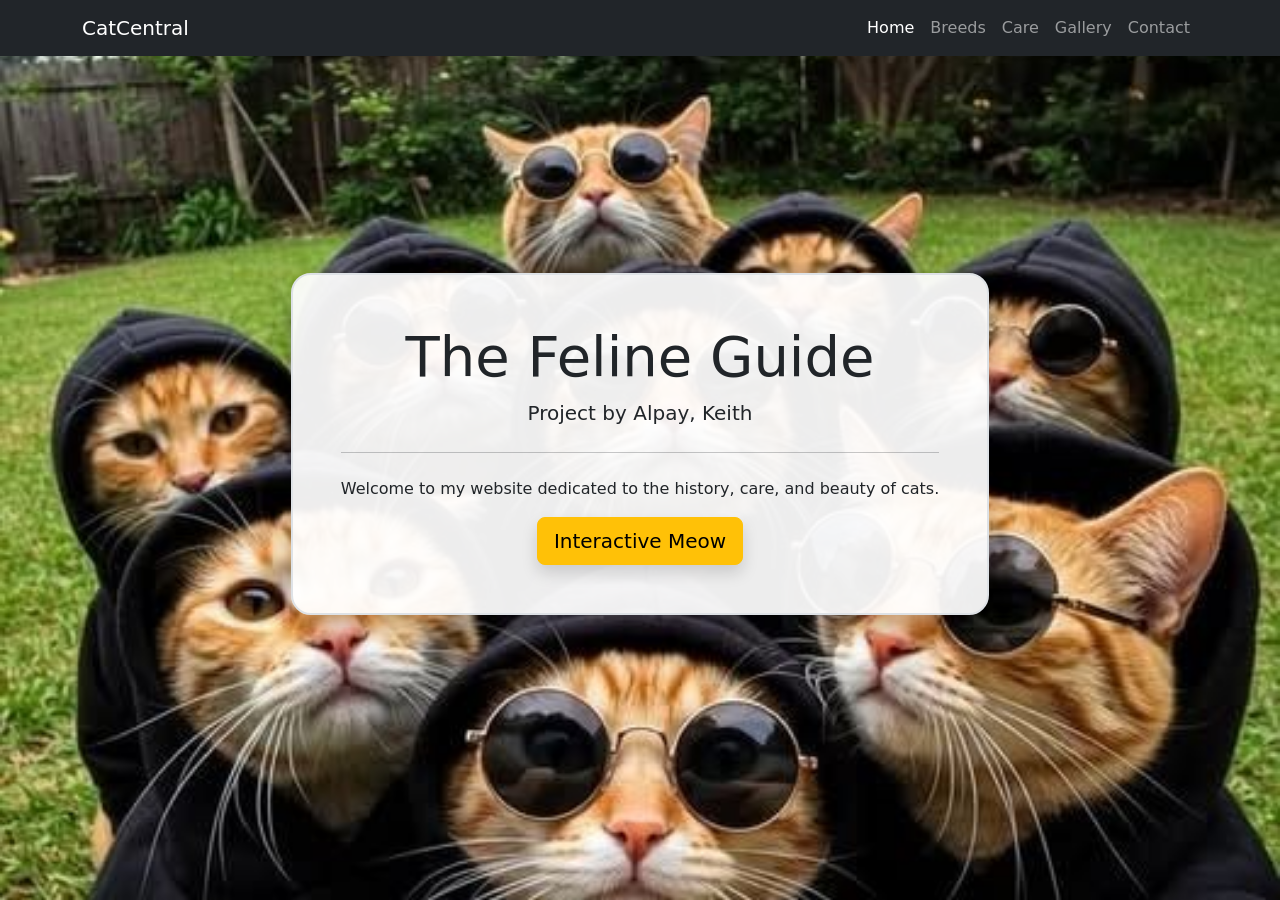
<file: index.html>
<!DOCTYPE html>
<html lang="en">
<head>
    <meta charset="UTF-8">
    <meta name="viewport" content="width=device-width, initial-scale=1.0">
    <title>Cat Central | Home</title>
    <link href="https://cdn.jsdelivr.net/npm/bootstrap@5.3.0/dist/css/bootstrap.min.css" rel="stylesheet">
    <link rel="stylesheet" href="style.css">
</head>
<body>

    <nav class="navbar navbar-expand-lg navbar-dark bg-dark">
        <div class="container">
            <a class="navbar-brand" href="index.html">CatCentral</a>
            <button class="navbar-toggler" type="button" data-bs-toggle="collapse" data-bs-target="#navbarNav">
                <span class="navbar-toggler-icon"></span>
            </button>
            
            <div class="collapse navbar-collapse" id="navbarNav">
                <ul class="navbar-nav ms-auto">
                    <li class="nav-item">
                        <a class="nav-link active" href="index.html">Home</a>
                    </li>
                    <li class="nav-item">
                        <a class="nav-link" href="breed.html">Breeds</a>
                    </li>
                    <li class="nav-item">
                        <a class="nav-link" href="care.html">Care</a>
                    </li>
                    <li class="nav-item">
                        <a class="nav-link" href="gallery.html">Gallery</a>
                    </li>
                    <li class="nav-item"><a class="nav-link" href="contact.html">Contact</a></li>
                </ul>
            </div>
        </div>
    </nav>

    <div class="container d-flex justify-content-center align-items-center" style="min-height: 80vh;">
        <div class="glass-card p-5 text-center">
            <h1 class="display-4">The Feline Guide</h1>
            <p class="lead"> Project by Alpay, Keith</p>
            <hr class="my-4">
            <p>Welcome to my website dedicated to the history, care, and beauty of cats.</p>
            <button id="meowBtn" class="btn btn-warning btn-lg shadow">Interactive Meow</button>
        </div>
    </div>

    <script src="https://cdn.jsdelivr.net/npm/bootstrap@5.3.0/dist/js/bootstrap.bundle.min.js"></script>
    <script src="script.js"></script>
</body>
</html>
</file>
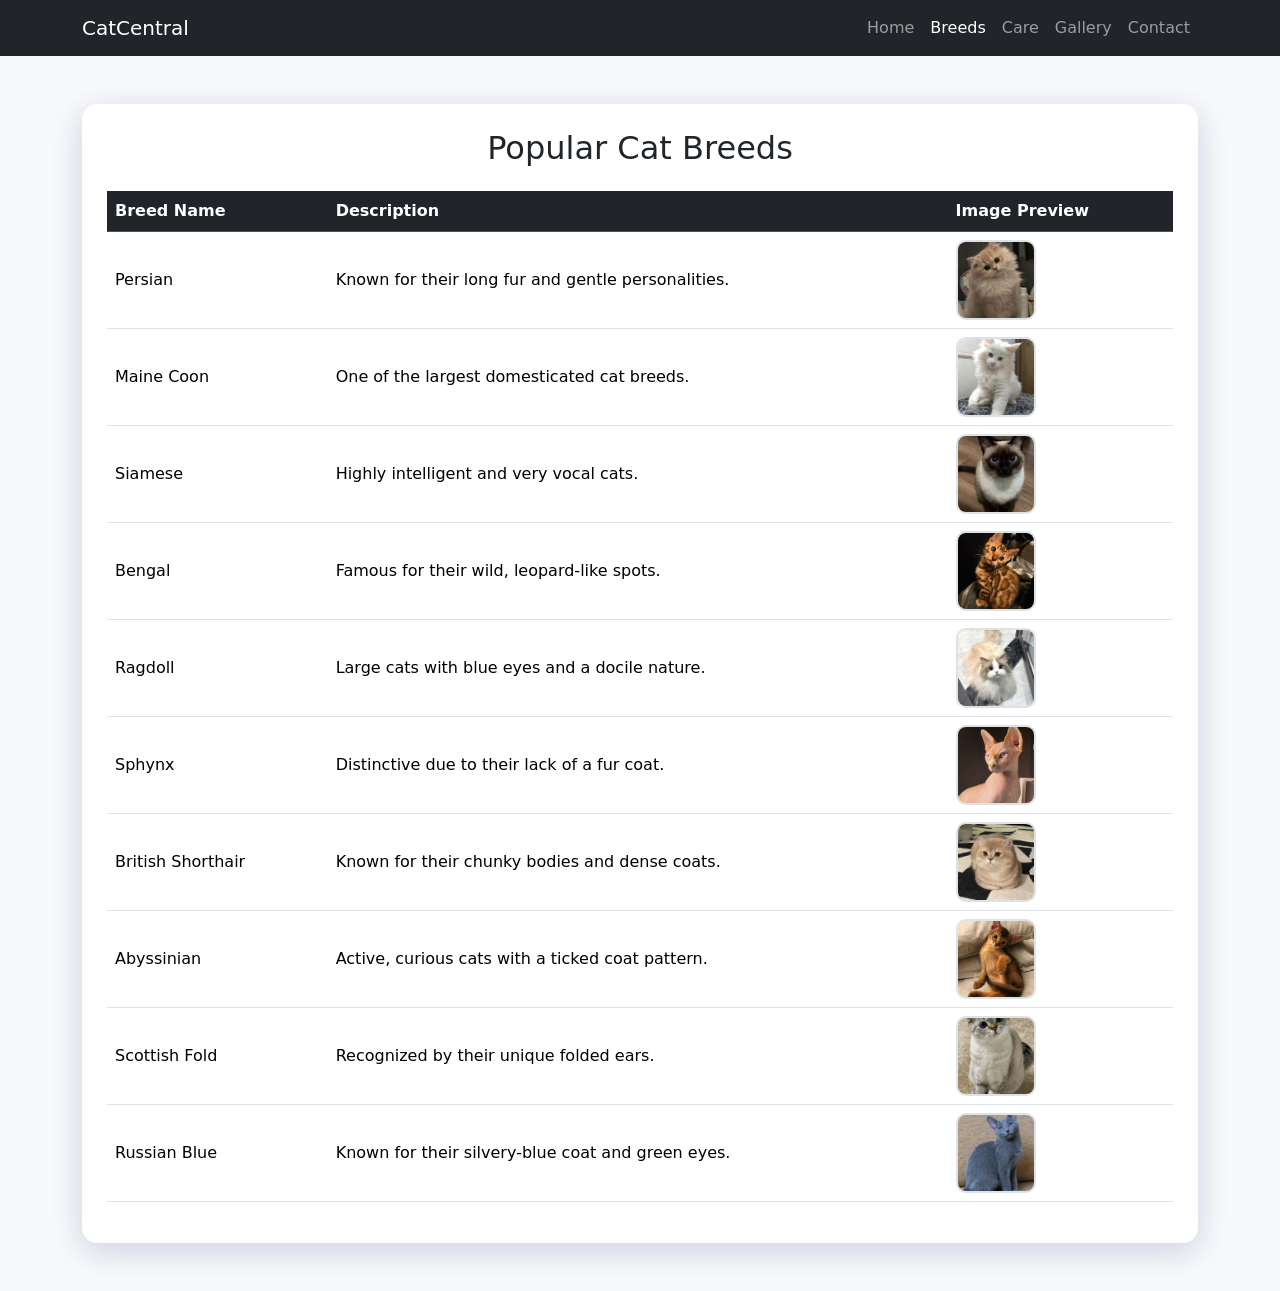
<file: breed.html>
<!DOCTYPE html>
<html lang="en">
<head>
    <meta charset="UTF-8">
    <meta name="viewport" content="width=device-width, initial-scale=1.0">
    <title>Cat Breeds | Explore</title>
    <link href="https://cdn.jsdelivr.net/npm/bootstrap@5.3.0/dist/css/bootstrap.min.css" rel="stylesheet">
    <style>
        body {
            background-color: #f8f9fa;
        }

        .glass-card {
            background: rgba(255, 255, 255, 0.9);
            border-radius: 15px;
            box-shadow: 0 8px 32px 0 rgba(31, 38, 135, 0.2);
            border: 1px solid rgba(255, 255, 255, 0.18);
        }

        .img-box {
            width: 80px;
            height: 80px;
            overflow: hidden;
            border-radius: 10px;
            border: 2px solid #dee2e6;
            display: flex;
            align-items: center;
            justify-content: center;
            background-color: #eee;
        }

        .img-box img {
            width: 100%;
            height: 100%;
            object-fit: cover;
        }

        .table td {
            vertical-align: middle;
        }
    </style>
</head>
<body>

    <nav class="navbar navbar-expand-lg navbar-dark bg-dark">
        <div class="container">
            <a class="navbar-brand" href="index.html">CatCentral</a>
            <div class="collapse navbar-collapse">
                <ul class="navbar-nav ms-auto">
                    <li class="nav-item"><a class="nav-link" href="index.html">Home</a></li>
                    <li class="nav-item"><a class="nav-link active" href="breeds.html">Breeds</a></li>
                    <li class="nav-item"><a class="nav-link" href="care.html">Care</a></li>
                    <li class="nav-item"><a class="nav-link" href="gallery.html">Gallery</a></li>
                    <li class="nav-item"><a class="nav-link" href="contact.html">Contact</a></li>
                </ul>
            </div>
        </div>
    </nav>

    <div class="container mt-5 mb-5">
        <div class="glass-card p-4">
            <h2 class="text-center mb-4">Popular Cat Breeds</h2>
            <div class="table-responsive">
                <table class="table table-hover">
                    <thead class="table-dark">
                        <tr>
                            <th>Breed Name</th>
                            <th>Description</th>
                            <th>Image Preview</th>
                        </tr>
                    </thead>
                    <tbody>
                        <tr>
                            <td>Persian</td>
                            <td>Known for their long fur and gentle personalities.</td>
                            <td><div class="img-box"><img src="persian.jpg" alt="persian"></div></td>
                        </tr>
                        <tr>
                            <td>Maine Coon</td>
                            <td>One of the largest domesticated cat breeds.</td>
                            <td><div class="img-box"><img src="maine.jpg" alt="maine"></div></td>
                        </tr>
                        <tr>
                            <td>Siamese</td>
                            <td>Highly intelligent and very vocal cats.</td>
                            <td><div class="img-box"><img src="siamese.jpg" alt="siamese"></div></td>
                        </tr>
                        <tr>
                            <td>Bengal</td>
                            <td>Famous for their wild, leopard-like spots.</td>
                            <td><div class="img-box"><img src="bengal.jpg" alt="bengal"></div></td>
                        </tr>
                        <tr>
                            <td>Ragdoll</td>
                            <td>Large cats with blue eyes and a docile nature.</td>
                            <td><div class="img-box"><img src="rogdoll.jpg" alt="ragdoll"></div></td>
                        </tr>
                        <tr>
                            <td>Sphynx</td>
                            <td>Distinctive due to their lack of a fur coat.</td>
                            <td><div class="img-box"><img src="sphynx.jpg" alt="sphynx"></div></td>
                        </tr>
                        <tr>
                            <td>British Shorthair</td>
                            <td>Known for their chunky bodies and dense coats.</td>
                            <td><div class="img-box"><img src="british.jpg" alt="british"></div></td>
                        </tr>
                        <tr>
                            <td>Abyssinian</td>
                            <td>Active, curious cats with a ticked coat pattern.</td>
                            <td><div class="img-box"><img src="abyssinian.jpg" alt="abyssinian"></div></td>
                        </tr>
                        <tr>
                            <td>Scottish Fold</td>
                            <td>Recognized by their unique folded ears.</td>
                            <td><div class="img-box"><img src="fold.jpg" alt="scottish"></div></td>
                        </tr>
                        <tr>
                            <td>Russian Blue</td>
                            <td>Known for their silvery-blue coat and green eyes.</td>
                            <td><div class="img-box"><img src="russian.jpg" alt="russian"></div></td>
                        </tr>
                    </tbody>
                </table>
           </div>
        </div>
    </div>

    <script src="https://cdn.jsdelivr.net/npm/bootstrap@5.3.0/dist/js/bootstrap.bundle.min.js"></script>
</body>
</html>
</file>
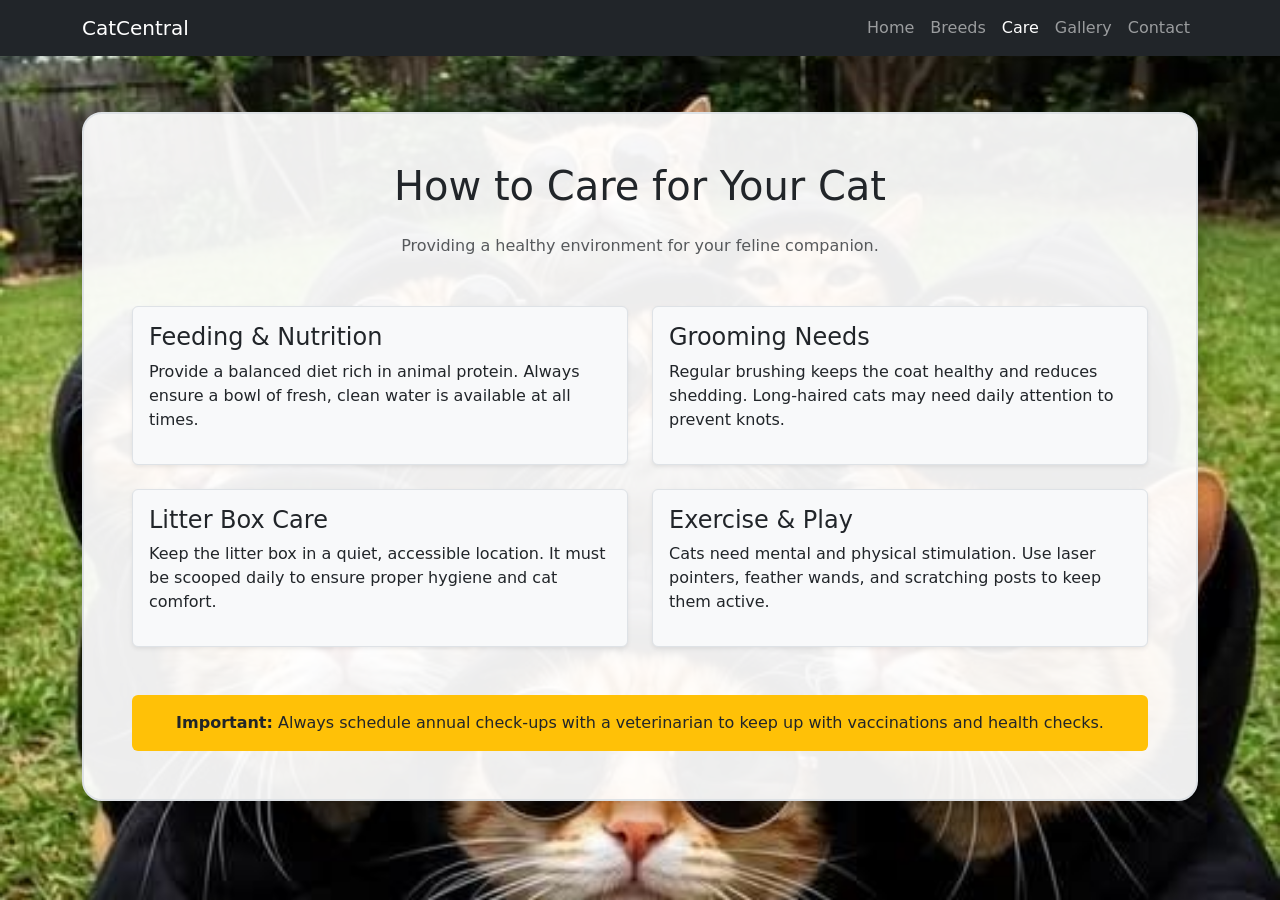
<file: care.html>
<!DOCTYPE html>
<html lang="en">
<head>
    <meta charset="UTF-8">
    <meta name="viewport" content="width=device-width, initial-scale=1.0">
    <title>Cat Care | Guide</title>
    <link href="https://cdn.jsdelivr.net/npm/bootstrap@5.3.0/dist/css/bootstrap.min.css" rel="stylesheet">
    <link rel="stylesheet" href="style.css">
</head>
<body>

    <nav class="navbar navbar-expand-lg navbar-dark bg-dark">
        <div class="container">
            <a class="navbar-brand" href="index.html">CatCentral</a>
            <button class="navbar-toggler" type="button" data-bs-toggle="collapse" data-bs-target="#navbarNav">
                <span class="navbar-toggler-icon"></span>
            </button>
            <div class="collapse navbar-collapse" id="navbarNav">
                <ul class="navbar-nav ms-auto">
                    <li class="nav-item"><a class="nav-link" href="index.html">Home</a></li>
                    <li class="nav-item"><a class="nav-link" href="breed.html">Breeds</a></li>
                    <li class="nav-item"><a class="nav-link active" href="care.html">Care</a></li>
                    <li class="nav-item"><a class="nav-link" href="gallery.html">Gallery</a></li>
                    <li class="nav-item"><a class="nav-link" href="contact.html">Contact</a></li>
                </ul>
            
            </div>
        </div>
    </nav>

    <div class="container mt-5 mb-5">
        <div class="glass-card p-5">
            <h1 class="text-center mb-4">How to Care for Your Cat</h1>
            <p class="text-center text-muted mb-5">Providing a healthy environment for your feline companion.</p>

            <div class="row">
                <div class="col-md-6 mb-4">
                    <div class="p-3 border rounded bg-light shadow-sm">
                        <h4>Feeding & Nutrition</h4>
                        <p>Provide a balanced diet rich in animal protein. Always ensure a bowl of fresh, clean water is available at all times.</p>
                        </div>
                </div>

                <div class="col-md-6 mb-4">
                    <div class="p-3 border rounded bg-light shadow-sm">
                        <h4>Grooming Needs</h4>
                        <p>Regular brushing keeps the coat healthy and reduces shedding. Long-haired cats may need daily attention to prevent knots.</p>
                        </div>
                </div>

                <div class="col-md-6 mb-4">
                    <div class="p-3 border rounded bg-light shadow-sm">
                        <h4>Litter Box Care</h4>
                        <p>Keep the litter box in a quiet, accessible location. It must be scooped daily to ensure proper hygiene and cat comfort.</p>
                        </div>
                </div>

                <div class="col-md-6 mb-4">
                    <div class="p-3 border rounded bg-light shadow-sm">
                        <h4>Exercise & Play</h4>
                        <p>Cats need mental and physical stimulation. Use laser pointers, feather wands, and scratching posts to keep them active.</p>
                        </div>
                </div>
            </div>

            <div class="mt-4 p-3 bg-warning text-dark rounded text-center">
                <strong>Important:</strong> Always schedule annual check-ups with a veterinarian to keep up with vaccinations and health checks.
            </div>
        </div>
    </div>

    <script src="https://cdn.jsdelivr.net/npm/bootstrap@5.3.0/dist/js/bootstrap.bundle.min.js"></script>
</body>
</html>
</file>
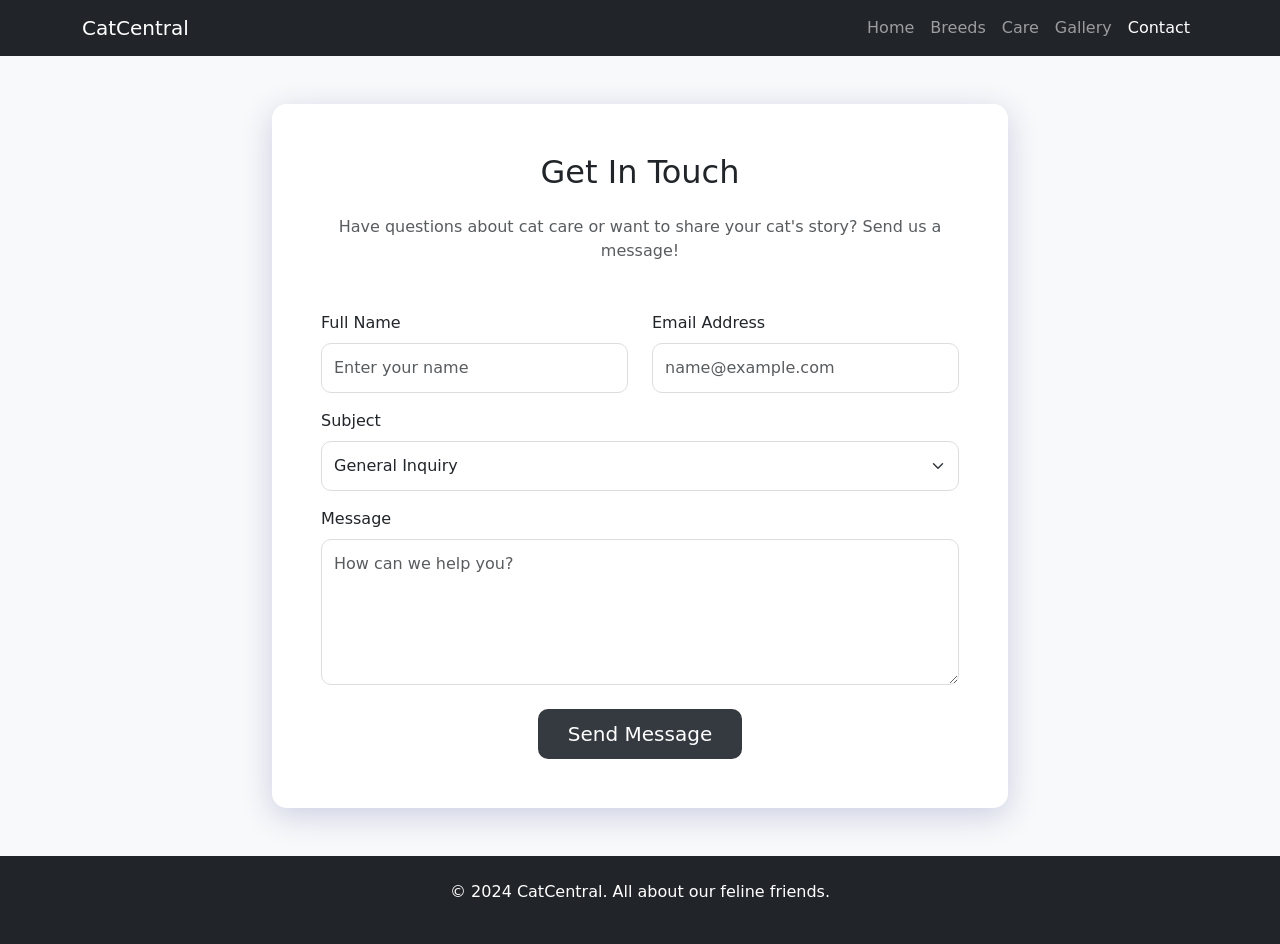
<file: contact.html>
<!DOCTYPE html>
<html lang="en">
<head>
    <meta charset="UTF-8">
    <meta name="viewport" content="width=device-width, initial-scale=1.0">
    <title>CatCentral | Contact Us</title>
    <link href="https://cdn.jsdelivr.net/npm/bootstrap@5.3.0/dist/css/bootstrap.min.css" rel="stylesheet">
    <style>
        body {
            background-color: #f8f9fa;
        }

        .glass-card {
            background: rgba(255, 255, 255, 0.9);
            border-radius: 15px;
            box-shadow: 0 8px 32px 0 rgba(31, 38, 135, 0.2);
            border: 1px solid rgba(255, 255, 255, 0.18);
        }

        .form-control {
            border-radius: 10px;
            padding: 12px;
            border: 1px solid #ddd;
        }

        .btn-primary {
            background-color: #343a40;
            border: none;
            padding: 10px 30px;
            border-radius: 10px;
            transition: 0.3s;
        }

        .btn-primary:hover {
            background-color: #000;
        }

        .contact-info-icon {
            font-size: 1.5rem;
            margin-right: 15px;
            color: #343a40;
        }
    </style>
</head>
<body>

    <nav class="navbar navbar-expand-lg navbar-dark bg-dark">
        <div class="container">
            <a class="navbar-brand" href="index.html">CatCentral</a>
            <button class="navbar-toggler" type="button" data-bs-toggle="collapse" data-bs-target="#navbarNav">
                <span class="navbar-toggler-icon"></span>
            </button>
            <div class="collapse navbar-collapse" id="navbarNav">
                <ul class="navbar-nav ms-auto">
                    <li class="nav-item"><a class="nav-link" href="index.html">Home</a></li>
                    <li class="nav-item"><a class="nav-link" href="breeds.html">Breeds</a></li>
                    <li class="nav-item"><a class="nav-link" href="care.html">Care</a></li>
                    <li class="nav-item"><a class="nav-link" href="gallery.html">Gallery</a></li>
                    <li class="nav-item"><a class="nav-link active" href="contact.html">Contact</a></li>
                </ul>
            </div>
        </div>
    </nav>

    <div class="container mt-5 mb-5">
        <div class="row justify-content-center">
            <div class="col-md-8">
                <div class="glass-card p-5">
                    <h2 class="text-center mb-4">Get In Touch</h2>
                    <p class="text-center text-muted mb-5">Have questions about cat care or want to share your cat's story? Send us a message!</p>
                    
                    <form>
                        <div class="row mb-3">
                            <div class="col-md-6">
                                <label class="form-label">Full Name</label>
                                <input type="text" class="form-control" placeholder="Enter your name">
                            </div>
                            <div class="col-md-6">
                                <label class="form-label">Email Address</label>
                                <input type="email" class="form-control" placeholder="name@example.com">
                            </div>
                        </div>
                        
                        <div class="mb-3">
                            <label class="form-label">Subject</label>
                            <select class="form-select form-control">
                                <option>General Inquiry</option>
                                <option>Cat Care Advice</option>
                                <option>Breed Information</option>
                                <option>Gallery Submission</option>
                            </select>
                        </div>

                        <div class="mb-4">
                            <label class="form-label">Message</label>
                            <textarea class="form-control" rows="5" placeholder="How can we help you?"></textarea>
                        </div>

                        <div class="text-center">
                            <button type="submit" class="btn btn-primary btn-lg">Send Message</button>
                        </div>
                    </form>
                </div>
            </div>
        </div>
    </div>

    <footer class="bg-dark text-white text-center py-4 mt-auto">
        <p>&copy; 2024 CatCentral. All about our feline friends.</p>
    </footer>

    <script src="https://cdn.jsdelivr.net/npm/bootstrap@5.3.0/dist/js/bootstrap.bundle.min.js"></script>
</body>
</html>
</file>
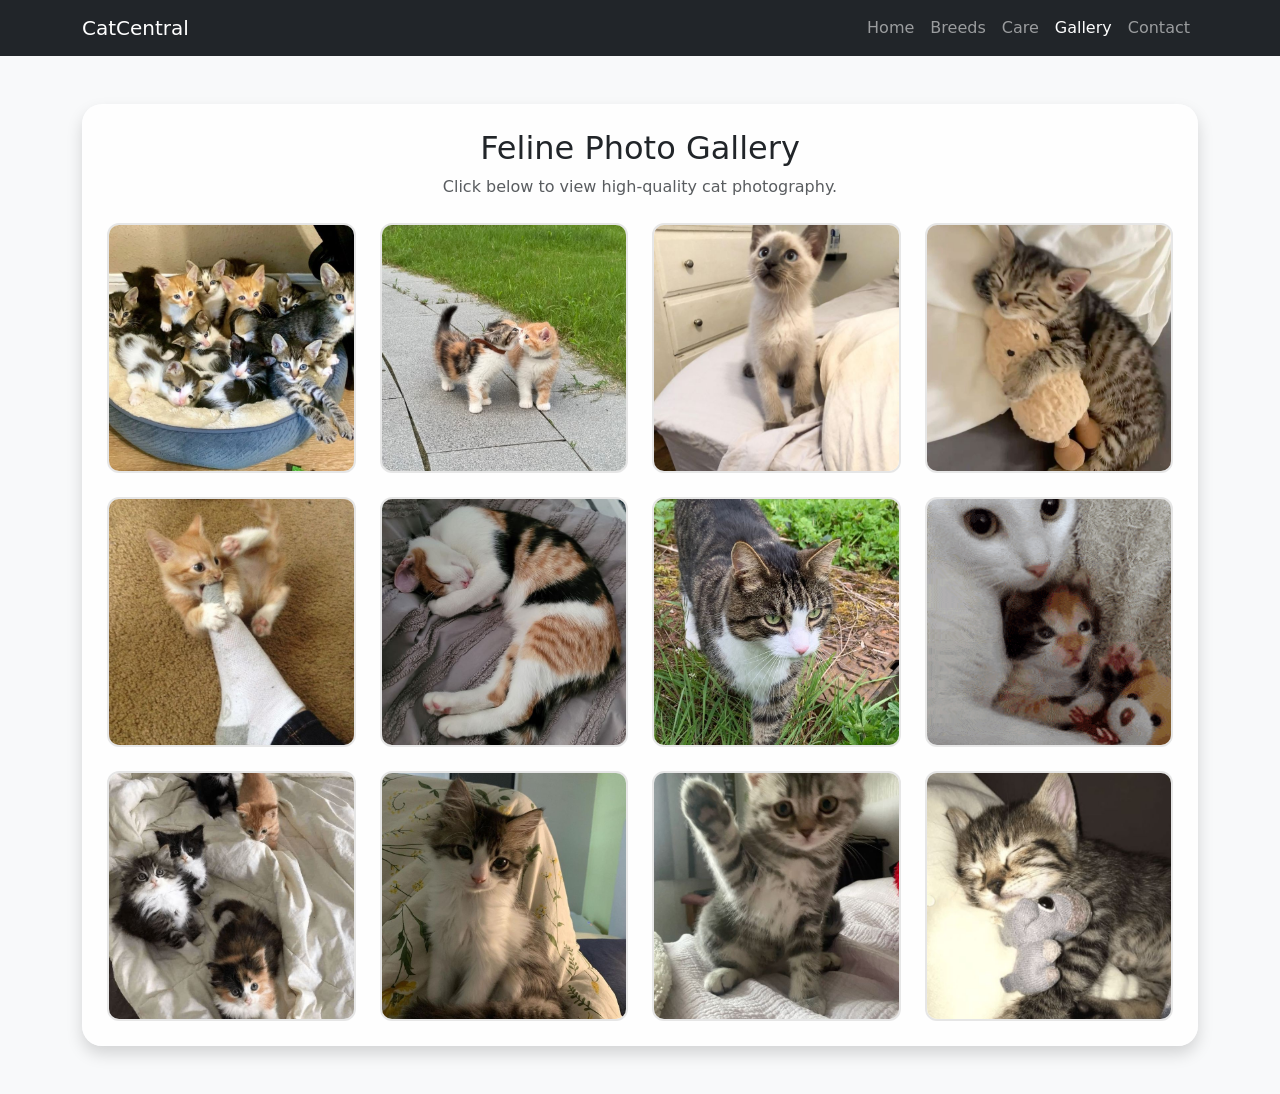
<file: gallery.html>
<!DOCTYPE html>
<html lang="en">
<head>
    <meta charset="UTF-8">
    <meta name="viewport" content="width=device-width, initial-scale=1.0">
    <title>Cat Gallery | Photos</title>
    <link href="https://cdn.jsdelivr.net/npm/bootstrap@5.3.0/dist/css/bootstrap.min.css" rel="stylesheet">
    <style>
         
        .gallery-img {
            width: 100%;      
            height: 250px;     
            object-fit: cover; 
            border-radius: 12px;
            transition: transform 0.3s ease;
            border: 2px solid hsl(0, 0%, 90%);
        }

        .gallery-img:hover {
            transform: scale(1.03);
            border-color: hsl(210, 50%, 80%);
        }

        .glass-card {
            background: hsla(0, 0%, 100%, 0.8);
            backdrop-filter: blur(10px);
            border-radius: 20px;
            border: 1px solid hsla(0, 0%, 100%, 0.3);
        }
    </style>
</head>
<body class="bg-light">

    <nav class="navbar navbar-expand-lg navbar-dark bg-dark">
        <div class="container">
            <a class="navbar-brand" href="index.html">CatCentral</a>
            <div class="collapse navbar-collapse">
                <ul class="navbar-nav ms-auto">
                    <li class="nav-item"><a class="nav-link" href="index.html">Home</a></li>
                    <li class="nav-item"><a class="nav-link" href="breeds.html">Breeds</a></li>
                    <li class="nav-item"><a class="nav-link" href="care.html">Care</a></li>
                    <li class="nav-item"><a class="nav-link active" href="gallery.html">Gallery</a></li>
                    <li class="nav-item"><a class="nav-link" href="contact.html">Contact</a></li>
                </ul>
            </div>
        </div>
    </nav>

    <div class="container mt-5 mb-5">
        <div class="glass-card p-4 shadow">
            <h2 class="text-center mb-2">Feline Photo Gallery</h2>
            <p class="text-center text-muted mb-4">Click below to view high-quality cat photography.</p>
            
            <div class="row g-4">
                <div class="col-6 col-md-4 col-lg-3">
                    <img src="cat9.jpg" alt="cats" class="img-fluid gallery-img">
                </div>
                <div class="col-6 col-md-4 col-lg-3">
                    <img src="cat10.jpg" alt="cats" class="img-fluid gallery-img">
                </div>
                <div class="col-6 col-md-4 col-lg-3">
                     <img src="cat11.jpg" alt="cats" class="img-fluid gallery-img">
                </div>
                <div class="col-6 col-md-4 col-lg-3">
                     <img src="cat12.jpg" alt="cats" class="img-fluid gallery-img">
                </div>
                <div class="col-6 col-md-4 col-lg-3">
                     <img src="cat8.jpg" alt="cats" class="img-fluid gallery-img">
                </div>
                <div class="col-6 col-md-4 col-lg-3">
                     <img src="cat7.jpg" alt="cats" class="img-fluid gallery-img">
                </div>
                <div class="col-6 col-md-4 col-lg-3">
                     <img src="cat6.jpg" alt="cats" class="img-fluid gallery-img">
                </div>
                <div class="col-6 col-md-4 col-lg-3">
                     <img src="cat5.gif" alt="cats" class="img-fluid gallery-img">
                </div>
                <div class="col-6 col-md-4 col-lg-3">
                      <img src="cat4.jpg" alt="cats" class="img-fluid gallery-img">
                </div>
                <div class="col-6 col-md-4 col-lg-3">
                     <img src="cat3.jpg" alt="cats" class="img-fluid gallery-img">
                </div>
                <div class="col-6 col-md-4 col-lg-3">
                   <img src="cat1.jpg" alt="cats" class="img-fluid gallery-img">
                </div>
                <div class="col-6 col-md-4 col-lg-3">
                    <img src="cat2.jpg" alt="cats" class="img-fluid gallery-img">
                </div>
            </div>
        </div>
    </div>

</body>
</html>
</file>
<file: style.css>
body {
    background-image: url("bg-cat.jpg");
    background-size: cover;
    background-position: center;
    background-attachment: fixed;
    background-color: #cccccc; 
    height: 100vh;
}

.glass-card {
    background-color: #ffffffed; 
    border: 2px solid #dee2e6;
    border-radius: 20px;
    box-shadow: 0 10px 30px #00000040;
    margin-top: 5%;
}

.gallery-placeholder {
    width: 100%;
    height: 180px;
    background-color: #f8f9fa;
    border: 1px solid #dee2e6;
    border-radius: 12px;
    display: flex;
    align-items: center;
    justify-content: center;
    color: #6c757d;
    font-weight: 500;
    transition: transform 0.2s ease;
}

.gallery-placeholder:hover {
    transform: scale(1.05);
    background-color: #e9ecef;
    cursor: pointer;
}

.gallery-placeholder img {
    width: 100%;
    height: 100%;
    object-fit: cover;
    border-radius: 12px;
}
</file>
